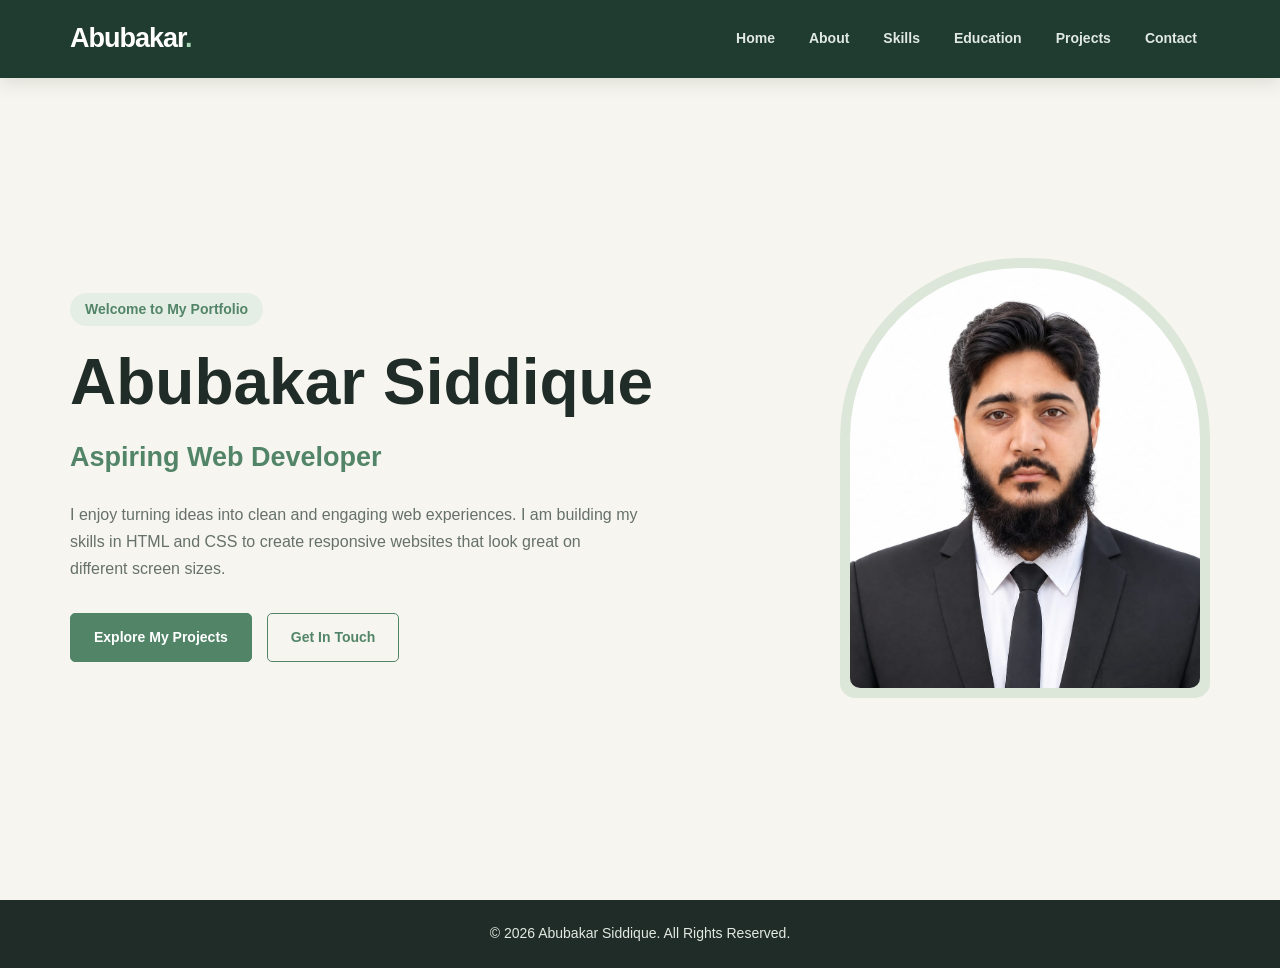
<file: index.html>
<!DOCTYPE html>
<html lang="en">
<head>
    <meta charset="UTF-8">
    <meta name="viewport" content="width=device-width, initial-scale=1.0">
    <title>Abubakar Siddique | Web Developer Portfolio</title>
    <link rel="stylesheet" href="style.css">
</head>
<body>
    <!-- Navigation Bar -->
    <header>
        <nav class="navbar">
            <div class="logo">
                <a href="index.html">Abubakar<span>.</span></a>
            </div>
            <ul class="nav-links">
                <li><a href="index.html">Home</a></li>
                <li><a href="about.html">About</a></li>
                <li><a href="skills.html">Skills</a></li>
                <li><a href="education.html">Education</a></li>
                <li><a href="projects.html">Projects</a></li>
                <li><a href="contact.html">Contact</a></li>
            </ul>
        </nav>
    </header>
    <!-- Home Section -->
    <main>
        <section class="hero" id="home">
            <div class="hero-container">
                <!-- Introduction -->
                <div class="hero-content">
                    <p class="hero-greeting">
                        Welcome to My Portfolio
                    </p>
                    <h1>Abubakar Siddique</h1>
                    <h2>Aspiring Web Developer</h2>
                    <p class="hero-description">
                        I enjoy turning ideas into clean and engaging
                        web experiences. I am building my skills in
                        HTML and CSS to create responsive websites
                        that look great on different screen sizes.
                    </p>
                    <!-- Call-to-Action Buttons -->
                    <div class="hero-buttons">

                        <a href="projects.html" class="btn primary-btn">
                            Explore My Projects
                        </a>
                        <a href="contact.html" class="btn secondary-btn">
                            Get In Touch
                       </a>
                    </div>
                </div>
                <!-- Profile Image -->
                <div class="hero-image">
                    <img
                        src="images/my_pic.jpeg"
                        alt="Profile photo of Abubakar Siddique"
                    >
                </div>
            </div>
        </section>
    </main>
    <!-- Footer -->
    <footer>
        <p>
            &copy; 2026 Abubakar Siddique. All Rights Reserved.
        </p>
    </footer>
</body>
</html>
</file>
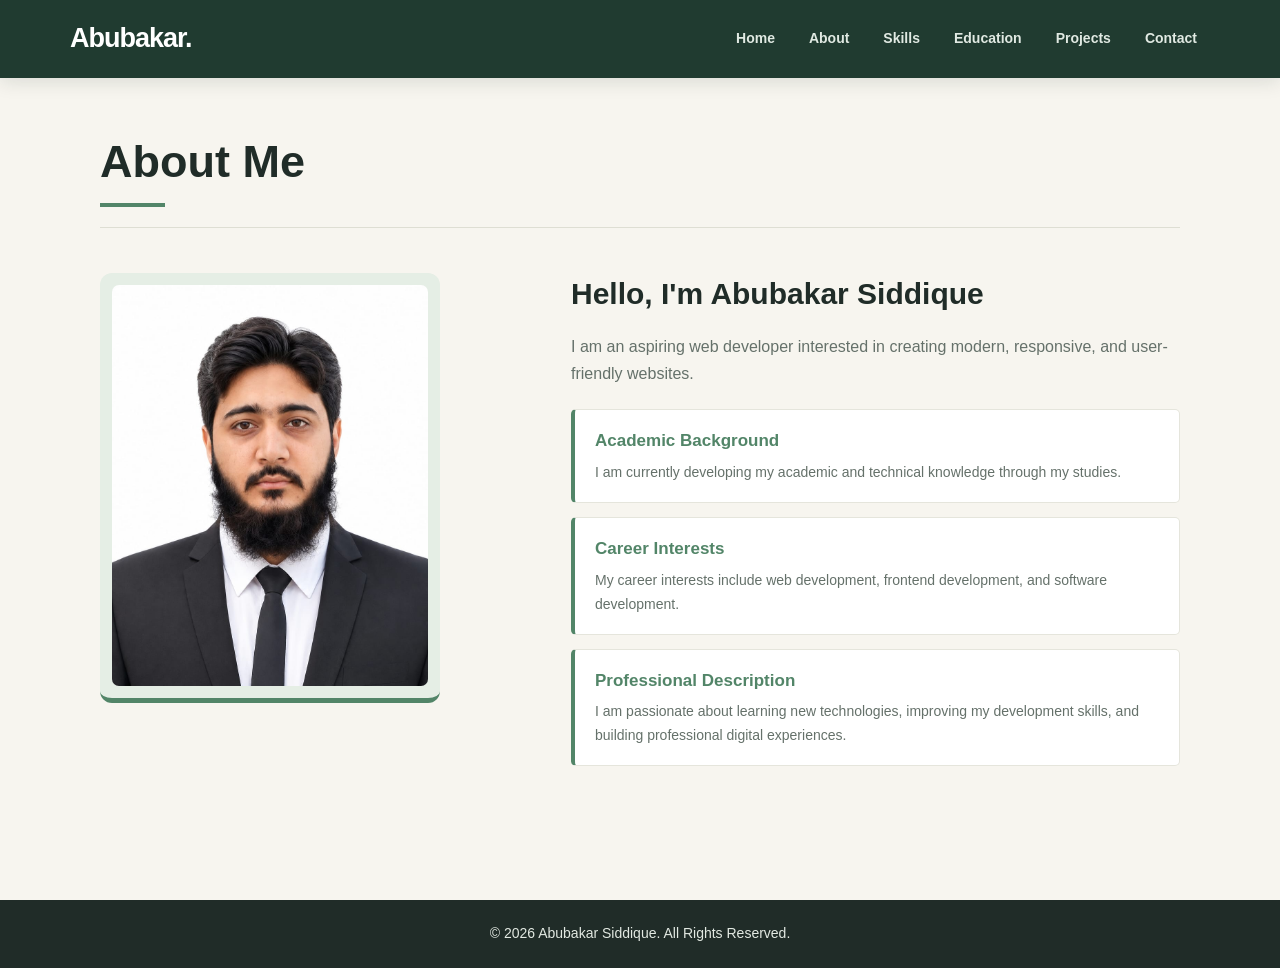
<file: about.html>
<!DOCTYPE html>
<html lang="en">
<head>
    <meta charset="UTF-8">
    <meta name="viewport" content="width=device-width, initial-scale=1.0">
    <title>About | Abubakar Siddique</title>
    <link rel="stylesheet" href="style.css">
</head>
<body>
    <!-- Navigation Bar -->
    <header>
        <nav class="navbar">
            <div class="logo">
                <a href="index.html">Abubakar.</a>
            </div>
            <ul class="nav-links">
                <li><a href="index.html">Home</a></li>
                <li><a href="about.html">About</a></li>
                <li><a href="skills.html">Skills</a></li>
                <li><a href="education.html">Education</a></li>
                <li><a href="projects.html">Projects</a></li>
                <li><a href="contact.html">Contact</a></li>
            </ul>
        </nav>
    </header>
    <!-- About Section -->
    <main>
        <section class="about">
            <!-- Section Heading -->
            <div class="section-title">
                <h1>About Me</h1>
            </div>
            <!-- About Content -->
            <div class="about-container">

                <!-- Profile Image -->
                <div class="about-image">
                    <img src="images/my_pic.jpeg" alt="Abubakar Siddique">
                </div>
                <!-- Personal Introduction -->
                <div class="about-content">

                    <h2>Hello, I'm Abubakar Siddique</h2>
                    <p>
                        I am an aspiring web developer interested in
                        creating modern, responsive, and user-friendly
                        websites.
                    </p>
                    <!-- Academic Background -->
                    <div class="about-info">
                        <h3>Academic Background</h3>
                        <p>
                            I am currently developing my academic and
                            technical knowledge through my studies.
                        </p>
                    </div>
                    <!-- Career Interests -->
                    <div class="about-info">
                        <h3>Career Interests</h3>
                        <p>
                            My career interests include web development,
                            frontend development, and software development.
                        </p>
                    </div>
                    <!-- Professional Description -->
                    <div class="about-info">
                        <h3>Professional Description</h3>
                        <p>
                            I am passionate about learning new technologies,
                            improving my development skills, and building
                            professional digital experiences.
                        </p>
                    </div>
                </div>
            </div>
        </section>
    </main>
    <!-- Footer -->
    <footer>
        <p>&copy; 2026 Abubakar Siddique. All Rights Reserved.</p>
    </footer>
</body>
</html>
</file>
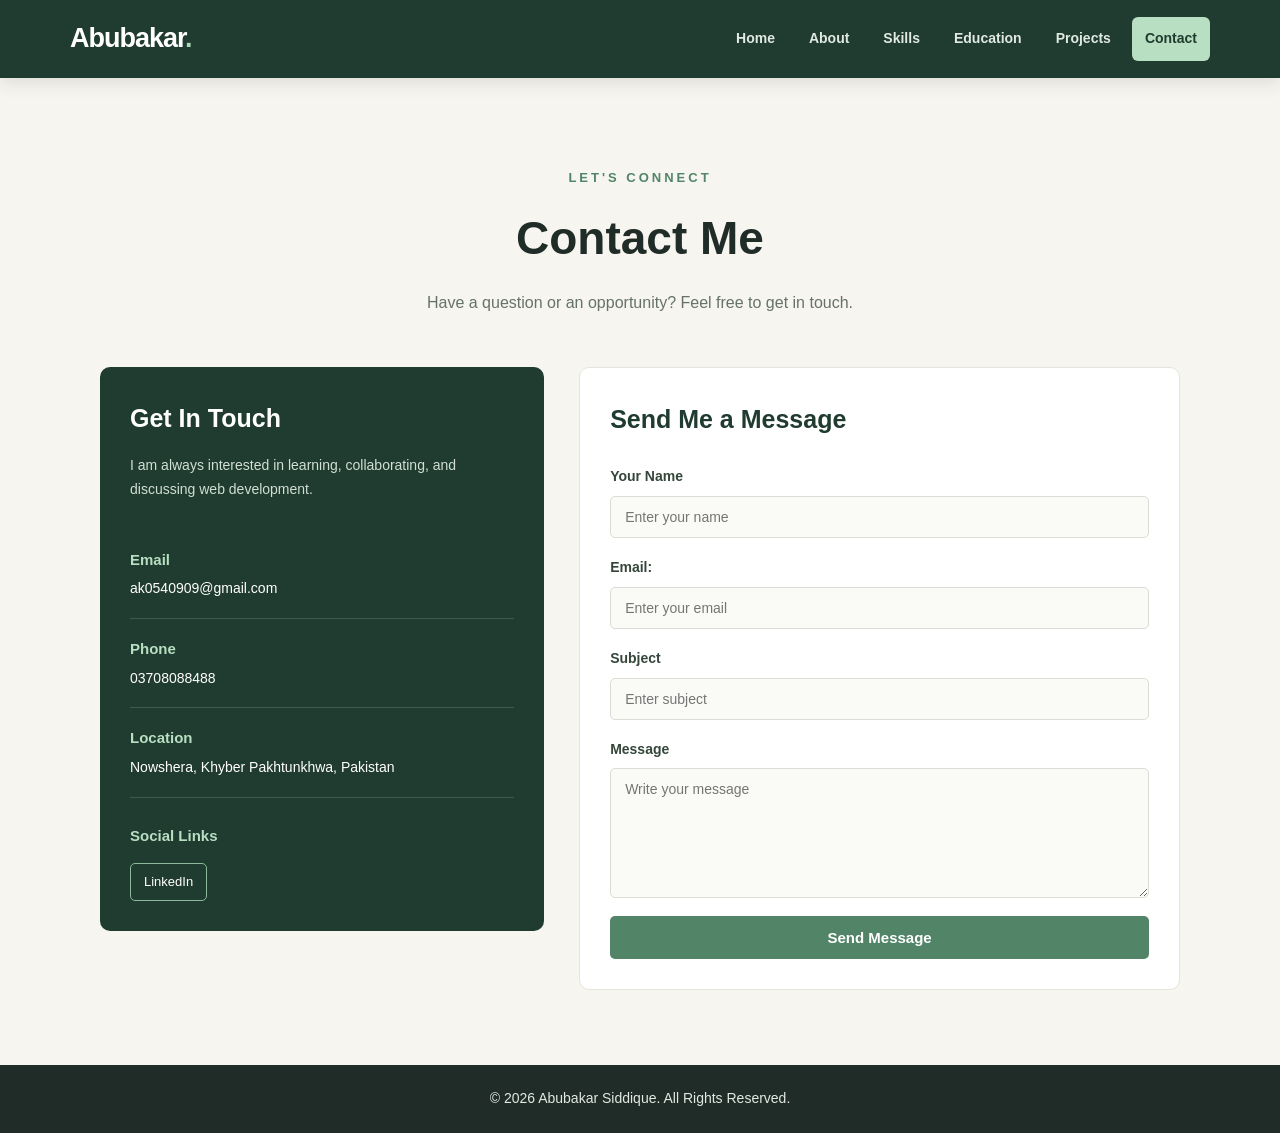
<file: contact.html>
HTML
<!DOCTYPE html>
<html lang="en">
<head>
    <meta charset="UTF-8">
    <meta name="viewport" content="width=device-width, initial-scale=1.0">
    <title>Contact | Abubakar Siddique</title>
    <link rel="stylesheet" href="style.css">
</head>
<body>
    <!-- Navigation Bar -->
    <header>
        <nav class="navbar">
            <div class="logo">
                <a href="index.html">Abubakar<span>.</span></a>
            </div>
            <ul class="nav-links">
                <li><a href="index.html">Home</a></li>
                <li><a href="about.html">About</a></li>
                <li><a href="skills.html">Skills</a></li>
                <li><a href="education.html">Education</a></li>
                <li><a href="projects.html">Projects</a></li>
                <li><a href="contact.html" class="active">Contact</a></li>
            </ul>
        </nav>
    </header>
    <!-- Contact Section -->
    <main>
        <section class="contact" id="contact">
            <!-- Page Heading -->
            <div class="contact-heading">
                <p class="contact-subtitle">LET'S CONNECT</p>
                <h1>Contact Me</h1>
                <p>
                    Have a question or an opportunity?
                    Feel free to get in touch.
                </p>
            </div>
            <!-- Contact Layout -->
            <div class="contact-container">
                <!-- Contact Information -->
                <div class="contact-info">
                    <h2>Get In Touch</h2>
                    <p class="contact-intro">
                        I am always interested in learning,
                        collaborating, and discussing web development.
                    </p>
                    <!-- Email -->
                    <div class="contact-item">
                        <h3>Email</h3>
                        <p>
                            <a href="mailto:ak0540909@gmail.com">
                                ak0540909@gmail.com
                            </a>
                        </p>
                    </div>
                    <!-- Phone -->
                    <div class="contact-item">
                        <h3>Phone</h3>
                        <p>03708088488</p>
                    </div>
                    <!-- Location -->
                    <div class="contact-item">
                        <h3>Location</h3>
                        <p>Nowshera, Khyber Pakhtunkhwa, Pakistan</p>
                    </div>
                    <!-- Social Links -->
                    <div class="contact-socials">
                        <h3>Social Links</h3>
                                 <a href="https://www.linkedin.com/in/abubakar-siddique-68715b388?utm_source=share_via&utm_content=profile&utm_medium=member_android"
                           target="_blank"
                           rel="noopener noreferrer">
                            LinkedIn
                        </a>
                    </div>
                </div>
                <!-- Contact Form -->
                <div class="contact-form-container">
                    <h2>Send Me a Message</h2>
                    <form class="contact-form"
                          action="#"
                          method="post">
                        <div class="form-group">
                            <label for="name">Your Name</label>
                            <input
                                type="text"
                                id="name"
                                name="name"
                                placeholder="Enter your name"
                                required
                            >
                        </div>
                        <div class="form-group">
                            <label for="email">Email:</label>
                            <input
                                type="email"
                                id="email"
                                name="email"
                                placeholder="Enter your email"
                                required
                            >
                        </div>
                        <div class="form-group">
                            <label for="subject">Subject</label>
                            <input
                                type="text"
                                id="subject"
                                name="subject"
                                placeholder="Enter subject"
                                required
                            >
                        </div>
                        <div class="form-group">
                            <label for="message">Message</label>
                            <textarea
                                id="message"
                                name="message"
                                rows="5"
                                placeholder="Write your message"
                                required
                            ></textarea>
                        </div>
                        <button type="submit" class="contact-btn">
                            Send Message
                        </button>
                    </form>
                </div>
            </div>
        </section>
    </main>
    <!-- Footer -->
    <footer>
        <p>&copy; 2026 Abubakar Siddique. All Rights Reserved.</p>
    </footer>
</body>
</html>
</file>
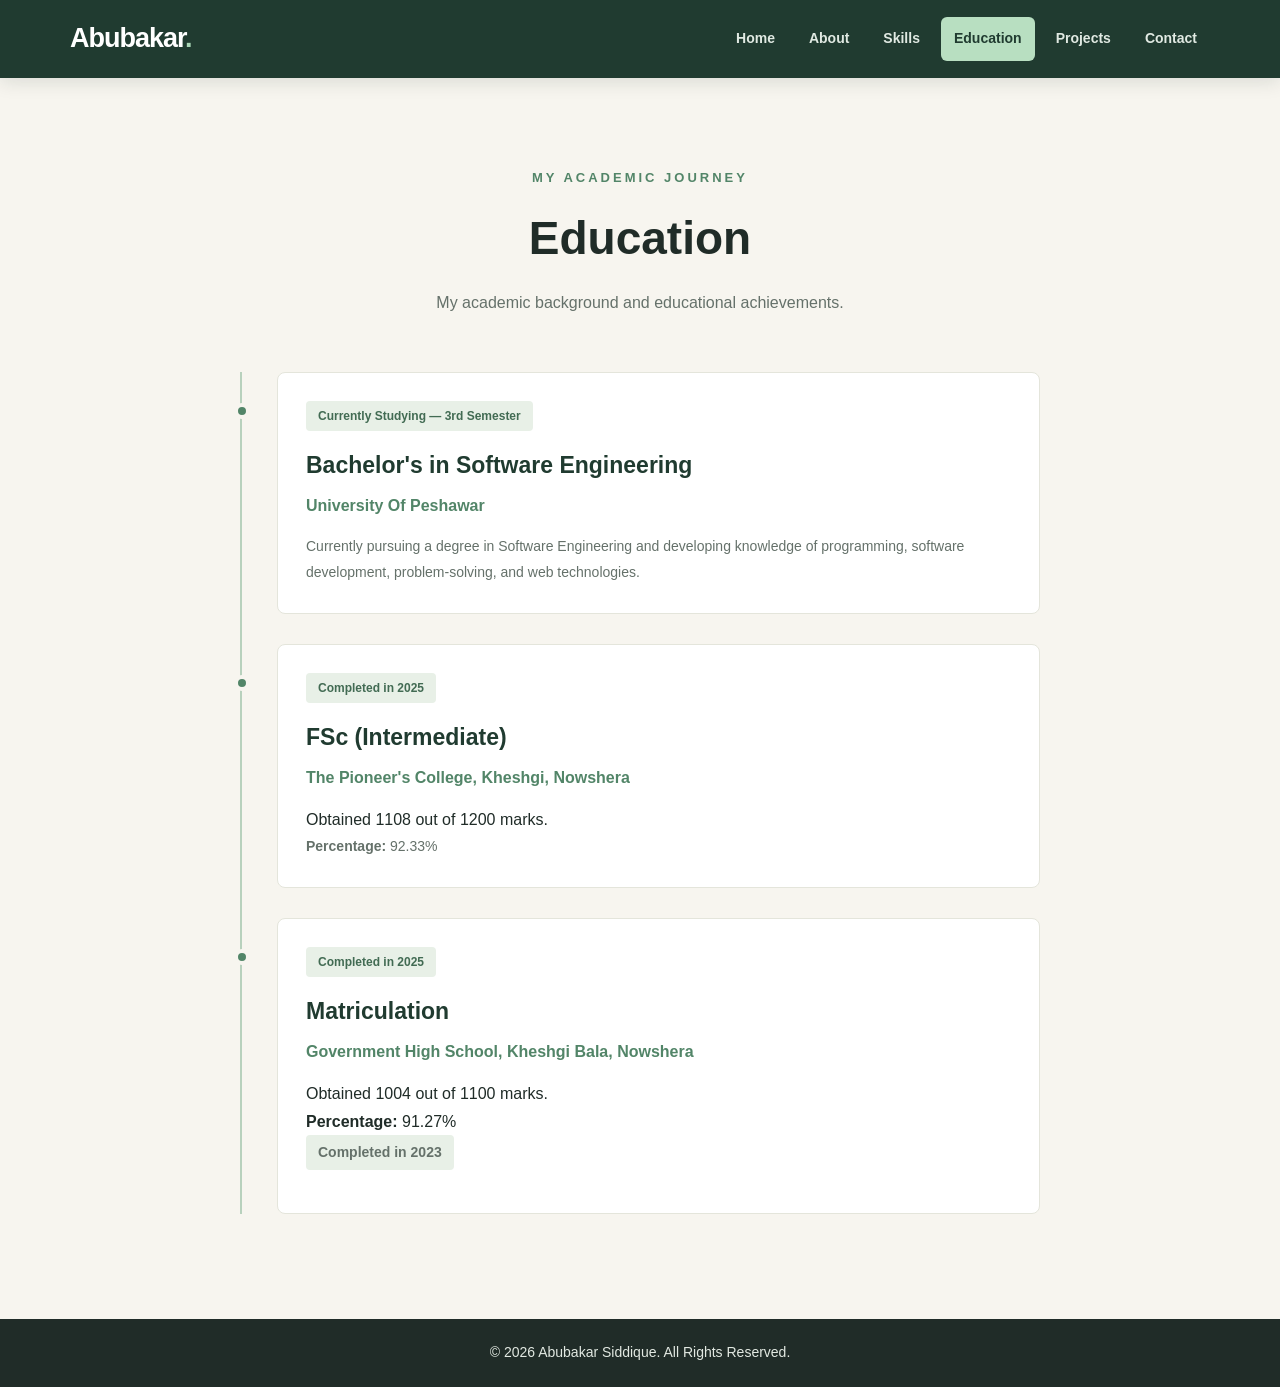
<file: education.html>
HTML
<!DOCTYPE html>
<html lang="en">
<head>
    <meta charset="UTF-8">
    <meta name="viewport" content="width=device-width, initial-scale=1.0">
    <title>Education | Abubakar Siddique</title>
    <link rel="stylesheet" href="style.css">
</head>
<body>
    <!-- Navigation Bar -->
    <header>
        <nav class="navbar">
            <div class="logo">
                <a href="index.html">Abubakar<span>.</span></a>
            </div>
            <ul class="nav-links">
                <li><a href="index.html">Home</a></li>
                <li><a href="about.html">About</a></li>
                <li><a href="skills.html">Skills</a></li>
                <li><a href="education.html" class="active">Education</a></li>
                <li><a href="projects.html">Projects</a></li>
                <li><a href="contact.html">Contact</a></li>
            </ul>
        </nav>
    </header>
    <!-- Education Section -->
<section class="education" id="education">
    <!-- Section Heading -->
    <div class="education-heading">
        <p class="education-subtitle">MY ACADEMIC JOURNEY</p>
        <h1>Education</h1>
        <p class="education-description">
            My academic background and educational achievements.
        </p>
    </div>
    <!-- Education Details -->
    <div class="education-container">
        <!-- Current Degree -->
        <article class="education-card">
            <div class="education-marker"></div>
            <div class="education-content">
                <p class="education-period">
                    Currently Studying — 3rd Semester
                </p>
                <h2>Bachelor's in Software Engineering</h2>
                <h3>University Of Peshawar</h3>
                <p>
                    Currently pursuing a degree in Software Engineering
                    and developing knowledge of programming, software
                    development, problem-solving, and web technologies.
                </p>
             </div>
        </article>
        <!-- FSc Education -->
        <article class="education-card">
            <div class="education-marker"></div>
            <div class="education-content">
                <p class="education-period">Completed in 2025</p>
                <h2>FSc (Intermediate)</h2>
                <h3>The Pioneer's College, Kheshgi, Nowshera</h3>
                <p> Obtained 1108 out of 1200 marks.                </p>
                <p>  <strong>Percentage:</strong> 92.33%           </p>
            </div>
        </article>
        <!-- Matric Education -->
        <article class="education-card">
            <div class="education-marker"></div>
            <div class="education-content">
                <p class="education-period">Completed in 2025</p>
                <h2>Matriculation</h2>
                <h3>Government High School, Kheshgi Bala, Nowshera</h3>
                <p>   Obtained 1004 out of 1100 marks.</p>
                <p><strong>Percentage:</strong> 91.27%
                </p>
                <p class="education-period">Completed in 2023</p>
            </div>
        </article>
    </div>
</section>
    <!-- Footer -->
    <footer>
        <p>&copy; 2026 Abubakar Siddique. All Rights Reserved.</p>
    </footer>
</body>
</html>
</file>
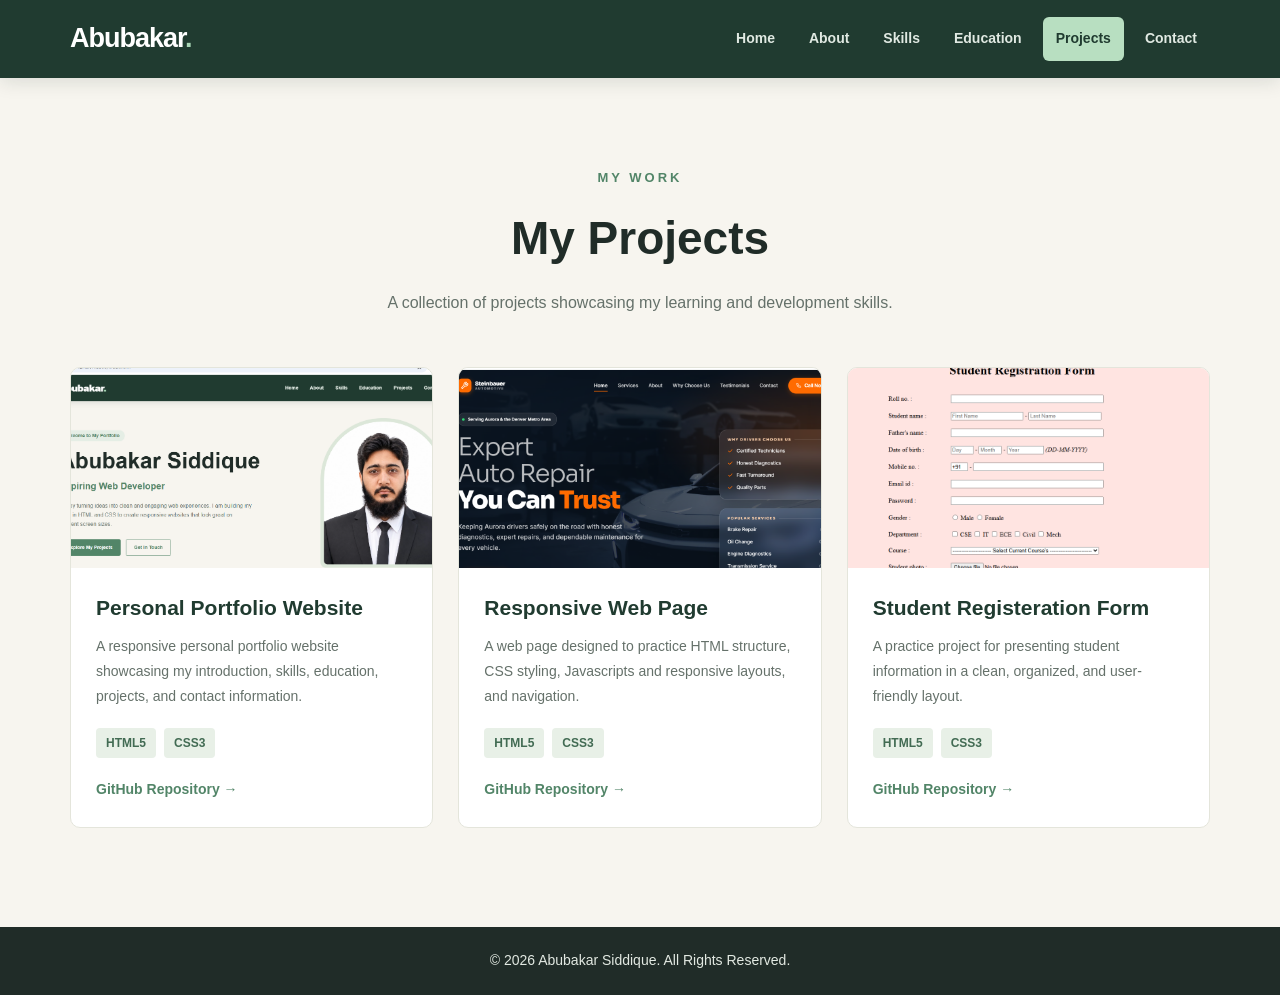
<file: projects.html>
HTML
<!DOCTYPE html>
<html lang="en">

<head>
    <meta charset="UTF-8">
    <meta name="viewport" content="width=device-width, initial-scale=1.0">

    <title>Projects | Abubakar Siddique</title>

    <link rel="stylesheet" href="style.css">
</head>

<body>

    <!-- Navigation Bar -->
    <header>
        <nav class="navbar">

            <div class="logo">
                <a href="index.html">Abubakar<span>.</span></a>
            </div>

            <ul class="nav-links">
                <li><a href="index.html">Home</a></li>
                <li><a href="about.html">About</a></li>
                <li><a href="skills.html">Skills</a></li>
                <li><a href="education.html">Education</a></li>
                <li><a href="projects.html" class="active">Projects</a></li>
                <li><a href="contact.html">Contact</a></li>
            </ul>

        </nav>
    </header>

    <!-- Projects Section -->
    <main>

        <section class="projects" id="projects">

            <!-- Section Heading -->
            <div class="projects-heading">
                <p class="projects-subtitle">MY WORK</p>
                <h1>My Projects</h1>
                <p class="projects-description">
                    A collection of projects showcasing my learning
                    and development skills.
                </p>
            </div>

            <!-- Project Cards -->
            <div class="projects-container">

                <!-- Project 1 -->
                <article class="project-card">

                    <div class="project-image">
                        <img src="images/port.png"
                             alt="Personal portfolio website preview">
                    </div>

                    <div class="project-content">

                        <h2>Personal Portfolio Website</h2>

                        <p>
                            A responsive personal portfolio website
                            showcasing my introduction, skills,
                            education, projects, and contact information.
                        </p>

                        <div class="project-technologies">
                            <span>HTML5</span>
                            <span>CSS3</span>
                        </div>

                        <a href="#" class="project-link">
                            GitHub Repository &rarr;
                        </a>

                    </div>

                </article>

                <!-- Project 2 -->
                <article class="project-card">

                    <div class="project-image">
                        <img src="images/Steinbauer.png"
                             alt="Web page design project preview">
                    </div>

                    <div class="project-content">

                        <h2>Responsive Web Page</h2>

                        <p>
                            A web page designed to practice HTML structure,
                            CSS styling, Javascripts and responsive layouts, and navigation.
                        </p>

                        <div class="project-technologies">
                            <span>HTML5</span>
                            <span>CSS3</span>
                        </div>

                        <a href="#" class="project-link">
                            GitHub Repository &rarr;
                        </a>

                    </div>

                </article>

                <!-- Project 3 -->
                <article class="project-card">

                    <div class="project-image">
                        <img src="images/reg_form.png"
                             alt="Student project preview">
                    </div>

                    <div class="project-content">

                        <h2>Student Registeration Form</h2>

                        <p>
                            A practice project for presenting student
                            information in a clean, organized, and
                            user-friendly layout.
                        </p>

                        <div class="project-technologies">
                            <span>HTML5</span>
                            <span>CSS3</span>
                        </div>

                        <a href="#" class="project-link">
                            GitHub Repository &rarr;
                        </a>

                    </div>

                </article>

            </div>

        </section>

    </main>

    <!-- Footer -->
    <footer>
        <p>&copy; 2026 Abubakar Siddique. All Rights Reserved.</p>
    </footer>

</body>

</html>
</file>
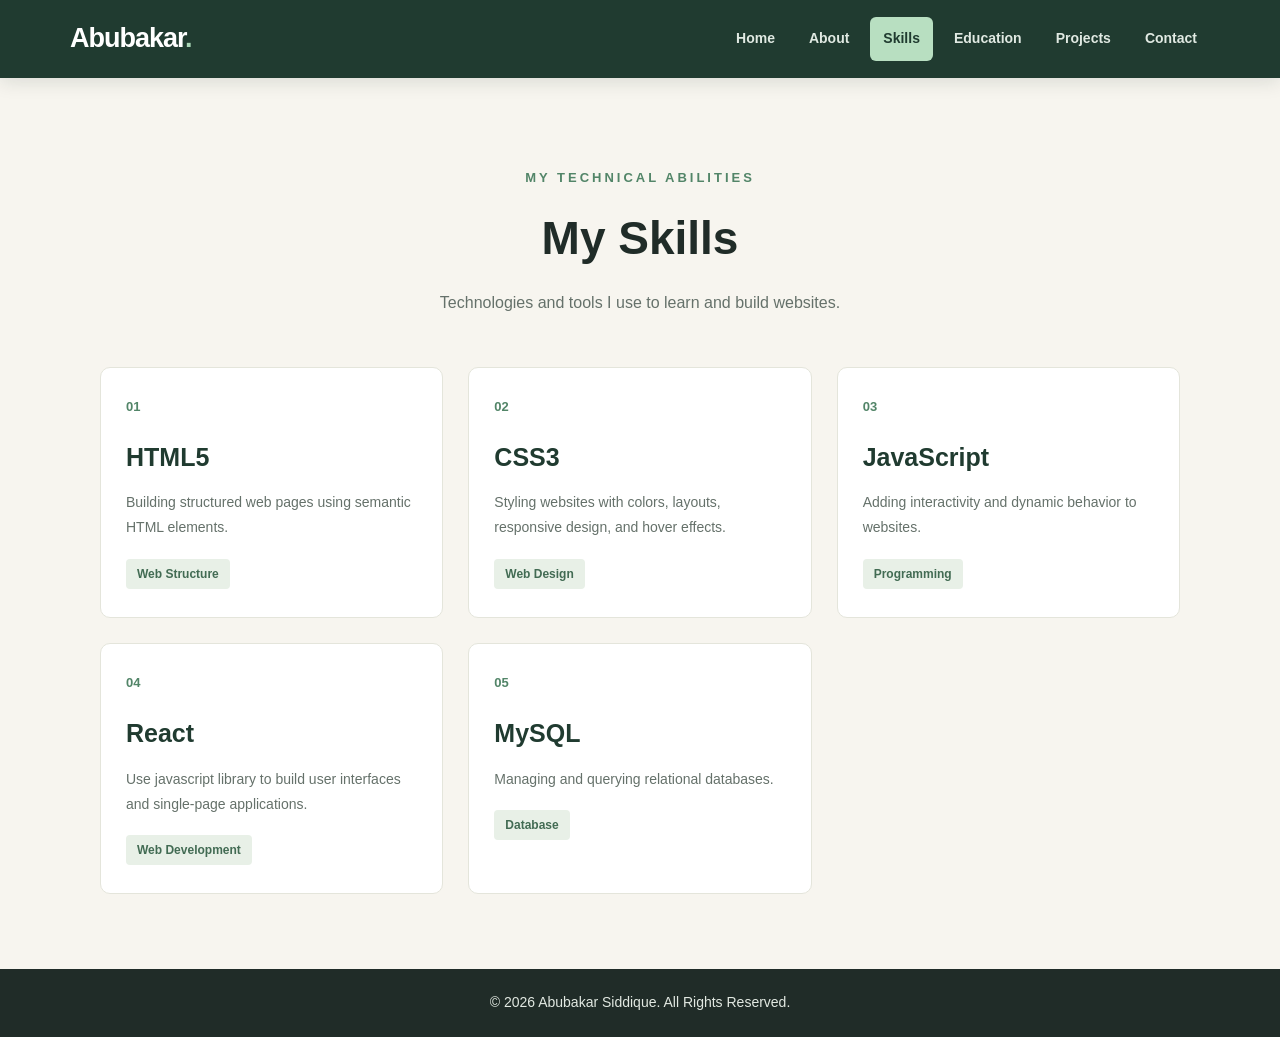
<file: skills.html>
HTML
<!DOCTYPE html>
<html lang="en">
<head>
    <meta charset="UTF-8">
    <meta name="viewport" content="width=device-width, initial-scale=1.0">
 <title>Skills | Abubakar Siddique</title>
    <link rel="stylesheet" href="style.css">
</head>
<body>
    <!-- Navigation Bar -->
    <header>
        <nav class="navbar">
            <div class="logo">
                <a href="index.html">Abubakar<span>.</span></a>
            </div>
            <ul class="nav-links">
                <li><a href="index.html">Home</a></li>
                <li><a href="about.html">About</a></li>
                <li><a href="skills.html" class="active">Skills</a></li>
                <li><a href="education.html">Education</a></li>
                <li><a href="projects.html">Projects</a></li>
                <li><a href="contact.html">Contact</a></li>
            </ul>
        </nav>
    </header>
    <!-- Skills Section -->
    <main>
        <section class="skills" id="skills">
            <!-- Page Heading -->
            <div class="skills-heading">
                <p class="skills-subtitle">MY TECHNICAL ABILITIES</p>
                <h1>My Skills</h1>
                <p class="skills-description">
                    Technologies and tools I use to learn and build websites.
                </p>
            </div>
            <!-- Skills Cards -->
            <div class="skills-container">

                <article class="skill-card">
                    <div class="skill-number">01</div>
                    <h2>HTML5</h2>
                    <p>
                        Building structured web pages using semantic
                        HTML elements.
                    </p>
                    <span class="skill-category">Web Structure</span>
                </article>

                <article class="skill-card">
                    <div class="skill-number">02</div>
                    <h2>CSS3</h2>
                    <p>
                        Styling websites with colors, layouts,
                        responsive design, and hover effects.
                    </p>
                    <span class="skill-category">Web Design</span>
                </article>

                <article class="skill-card">
                    <div class="skill-number">03</div>
                    <h2>JavaScript</h2>
                    <p>
                        Adding interactivity and dynamic behavior to websites.
                    </p>
                    <span class="skill-category">Programming</span>
                </article>

                <article class="skill-card">
                    <div class="skill-number">04</div>
                    <h2>React</h2>
                    <p>
                        Use javascript library to build user interfaces and single-page applications.
                    </p>
                    <span class="skill-category">Web Development</span>
                </article>

                <article class="skill-card">
                    <div class="skill-number">05</div>
                    <h2>MySQL</h2>
                    <p>
                        Managing and querying relational databases.
                    </p>
                    <span class="skill-category">Database</span>
                </article>
                <!-- Add more skills here when applicable -->
            </div>
        </section>
    </main>
    <!-- Footer -->
    <footer>
        <p>&copy; 2026 Abubakar Siddique. All Rights Reserved.</p>
    </footer>
</body>
</html>
</file>
<file: style.css>
/* styling for the entire page */
* {
    margin: 0;
    padding: 0;
    box-sizing: border-box;
}
html {
    scroll-behavior: smooth;
}
body {
    font-family: Arial, Helvetica, sans-serif;
    background-color: #f7f5ef;
    color: #202c28;
    line-height: 1.7;
}
img {
    max-width: 100%;
}
/*Navigation bar styling*/

header {
    width: 100%;
    position: fixed;
    top: 0;
    left: 0;
    z-index: 1000;
    background-color: #203b30;
    box-shadow: 0 4px 18px rgba(20, 40, 30, 0.12);
}
.navbar {
    max-width: 1200px;
    min-height: 78px;
    margin: auto;
    padding: 14px 30px;
    display: flex;
    justify-content: space-between;
    align-items: center;
    gap: 25px;
}
/* Logo */
.logo a {
    color: #ffffff;
    text-decoration: none;
    font-size: 27px;
    font-weight: 800;
    letter-spacing: -1px;
    white-space: nowrap;
}

.logo a span {
    color: #a8d5b5;
}
/* Navigation Links */
.nav-links {
    display: flex;
    align-items: center;
    justify-content: center;
    gap: 8px;

    list-style: none;
}
.nav-links li a {
    display: block;
    padding: 10px 13px;

    color: #e0e9e2;
    text-decoration: none;
    font-size: 14px;
    font-weight: 600;
    border-radius: 6px;

    transition: background-color 0.3s ease,
                color 0.3s ease,
                transform 0.3s ease;
}
/* Hover Effect */
.nav-links li a:hover {
    color: #ffffff;
    background-color: #426b53;
    transform: translateY(-2px);
}
/* Active Page */

.nav-links li a.active {
    color: #203b30;
    background-color: #b8dfc1;
}
/* ========================================
   NAVBAR RESPONSIVE DESIGN
======================================== */
@media (max-width: 900px) {
    .navbar {
        padding: 14px 20px;
        gap: 12px;
    }
    .nav-links {
        gap: 3px;
    }
    .nav-links li a {
        padding: 9px 8px;
        font-size: 12px;
    }
    .logo a {
        font-size: 23px;
    }
}
@media (max-width: 700px) {
    .navbar {
        min-height: auto;
        padding: 12px 15px;
        justify-content: center;
    }
    .logo {
        display: none;
    }
    .nav-links {
        flex-wrap: wrap;
        justify-content: center;
        gap: 5px;
    }
    .nav-links li a {
        padding: 7px 10px;
       font-size: 12px;
    }
}
@media (max-width: 380px) {
    .nav-links {
        gap: 4px;
    }
    .nav-links li a {
        padding: 6px 7px;
        font-size: 11px;
    }
}
/* ========================================
   HOME PAGE
======================================== */
.hero {
    min-height: 100vh;
    padding: 125px 30px 70px;
    display: flex;
    align-items: center;
}
.hero-container {
    width: 100%;
    max-width: 1140px;
    margin: auto;
    display: grid;
    grid-template-columns: 1.2fr 0.8fr;
    align-items: center;
    gap: 70px;
}
/* Home Introduction */
.hero-content {
    max-width: 650px;
}
.hero-greeting {
    display: inline-block;
    color: #528568;
    background-color: #e5eee5;
    padding: 5px 15px;
    border-radius: 30px;
    font-size: 14px;
    font-weight: 700;
    margin-bottom: 20px;
}
.hero-content h1 {
    color: #202c28;
    font-size: clamp(40px, 5vw, 65px);
    line-height: 1.15;
    margin-bottom: 15px;
    overflow-wrap: anywhere;
}
.hero-content h2 {
    color: #528568;
    font-size: 27px;
    font-weight: 600;
    margin-bottom: 20px;
}
.hero-description {
    max-width: 570px;
    color: #65716a;
    font-size: 16px;
    margin-bottom: 30px;
}
/* Home Buttons */

.hero-buttons {
    display: flex;
    flex-wrap: wrap;
    gap: 15px;}
.btn {
    display: inline-block;
    padding: 12px 23px;
    border-radius: 5px;
    text-decoration: none;
    font-size: 14px;
    font-weight: 700;
    transition: all 0.3s ease;
}
.primary-btn {
    background-color: #528568;
    color: #ffffff;
    border: 1px solid #528568;
}
.primary-btn:hover {
    background-color: #3d6d52;
    transform: translateY(-3px);
}
.secondary-btn {
    color: #528568;
    border: 1px solid #528568;
}
.secondary-btn:hover {
    background-color: #e5eee5;
    transform: translateY(-3px);
}
/* Home Profile Image */
.hero-image {
    width: 100%;
    max-width: 370px;
    height: 440px;
    justify-self: end;
    padding: 10px;
    background-color: #dce7d9;
    border-radius: 180px 180px 15px 15px;
    overflow: hidden;
    transition: transform 0.4s ease;
}
.hero-image:hover {
    transform: translateY(-6px);
}
.hero-image img {
    width: 100%;
    height: 100%;
    display: block;
    object-fit: cover;
    object-position: center top;
    border-radius: 170px 170px 10px 10px;
}
/* ========================================
   FOOTER
======================================== */
footer {
    padding: 22px 20px;
    text-align: center;
    background-color: #202c28;
    color: #e2e9e2;
    font-size: 14px;
}
/* ========================================
   ABOUT PAGE
======================================== */
.about {
    max-width: 1140px;
    min-height: 100vh;
    margin: auto;
    padding: 135px 30px 75px;
}
/* About Heading */
.section-title {
    margin-bottom: 45px;
    padding-bottom: 20px;
    border-bottom: 1px solid #deded3;
}
.section-title h1 {
    color: #202c28;
    font-size: 45px;
    line-height: 1.2;
}
.section-title h1::after {
    content: "";
    display: block;
    width: 65px;
    height: 4px;
    margin-top: 14px;
    background-color: #528568;
}
/* About Layout */
.about-container {
    display: grid;
    grid-template-columns: 0.8fr 1.2fr;
    align-items: start;
    gap: 65px;
}


/* About Image */

.about-image {
    width: 100%;
    max-width: 340px;
    height: 430px;

    padding: 12px;
    background-color: #e5eee5;

    border-radius: 12px;
    border-bottom: 5px solid #528568;

    transition: transform 0.3s ease;
}

.about-image:hover {
    transform: translateY(-5px);
}

.about-image img {
    display: block;
    width: 100%;
    height: 100%;

    object-fit: cover;
    object-position: center top;

    border-radius: 7px;
}
/* About Text */
.about-content h2 {
    color: #202c28;
    font-size: 30px;
    line-height: 1.4;
    margin-bottom: 18px;
}
.about-content > p {
    color: #65716a;
    font-size: 16px;
    margin-bottom: 22px;
}
/* About Information Cards */
.about-info {
    padding: 17px 20px;
    margin-bottom: 14px;

    background-color: #ffffff;
    border: 1px solid #e5e5dc;
    border-left: 4px solid #528568;
    border-radius: 5px;
    transition: transform 0.3s ease,
                box-shadow 0.3s ease;
}
.about-info:hover {
    transform: translateX(5px);
    box-shadow: 0 5px 18px rgba(32, 44, 40, 0.07);
}
.about-info h3 {
    color: #528568;
    font-size: 17px;
    margin-bottom: 5px;
}
.about-info p {
    color: #65716a;
    font-size: 14px;
}
/* ========================================
   TABLET RESPONSIVE DESIGN
======================================== */

@media (max-width: 900px) {

    .navbar {
        padding: 16px 22px;
    }

    .nav-links {
        gap: 15px;
    }

    .hero-container {
        gap: 35px;
    }

    .hero-image {
        height: 360px;
    }

    .about-container {
        gap: 35px;
    }

    .about-image {
        height: 360px;
    }
}

/* ========================================
   MOBILE RESPONSIVE DESIGN
======================================== */

@media (max-width: 700px) {
    /* Navigation */
    .navbar {
        justify-content: center;
        padding: 12px 15px;
    }
    .logo {
        display: none;
    }
    .nav-links {
        justify-content: center;
        gap: 8px 16px;
    }
    .nav-links a {
        font-size: 12px;
    }
    /* Home */
    .hero {
        padding: 120px 22px 50px;
    }
    .hero-container {
        grid-template-columns: 1fr;
        text-align: center;
        gap: 35px;
    }
    .hero-content {
        margin: auto;
    }
    .hero-content h2 {
        font-size: 23px;
    }
    .hero-description {
        margin-left: auto;
        margin-right: auto;
        font-size: 15px;
    }

    .hero-buttons {
        justify-content: center;
    }

    .hero-image {
        width: 260px;
        height: 310px;
        justify-self: center;
        grid-row: 1;
    }
    /* About */
    .about {
        padding: 120px 22px 50px;
    }
    .section-title {
        margin-bottom: 30px;
    }
    .section-title h1 {
        font-size: 36px;
    }
    .about-container {
        grid-template-columns: 1fr;
        gap: 30px;
    }
    .about-image {
        width: 240px;
        height: 300px;
        justify-self: center;
        margin: auto;
    }
    .about-content h2 {
        font-size: 25px;
    }
    .about-content > p {
        font-size: 15px;
    }
}
/* ========================================
   SMALL MOBILE DEVICES
======================================== */
@media (max-width: 380px) {

    .nav-links {
        gap: 6px 11px;
    }
      .hero-content h1 {
        font-size: 36px;
    }
    .hero-image {
        width: 220px;
        height: 270px;
    }
    .hero-buttons {
        flex-direction: column;
        align-items: center;
    }
    .btn {
        width: 210px;
        text-align: center;
    }
    .about-image {
        width: 210px;
        height: 270px;
    }
}
/* ========================================
   ABOUT PAGE RESPONSIVE DESIGN
======================================== */
@media (max-width: 900px) {
    .about-container {
        grid-template-columns: 1fr;
        text-align: center;
    }
    .about-content {
        max-width: 700px;
        margin: auto;
    }
    .about-info {
        text-align: left;
    }
    .about-image img {
        width: 280px;
        height: 280px;
    }
}
@media (max-width: 700px) {
    .about {
        padding: 130px 20px 50px;
    }
    .section-title h1 {
        font-size: 38px;
    }
    .about-image img {
        width: 230px;
        height: 230px;
    }
   .about-content h2 {
        font-size: 26px;
    }
    .about-content > p {
        font-size: 15px;
    }
}
/* ========================================
   SKILLS PAGE
======================================== */

.skills {
    max-width: 1140px;
    min-height: 100vh;
    margin: auto;
    padding: 140px 30px 75px;
}
/* Skills Heading */
.skills-heading {
    text-align: center;
    margin-bottom: 50px;
}
.skills-subtitle {
    color: #528568;
    font-size: 13px;
    font-weight: 800;
    letter-spacing: 3px;
    margin-bottom: 10px;
}
.skills-heading h1 {
    color: #202c28;
    font-size: 46px;
    margin-bottom: 12px;
}
.skills-description {
    color: #65716a;
    font-size: 16px;
}
/* Skills Grid */
.skills-container {
    display: grid;
    grid-template-columns: repeat(3, minmax(0, 1fr));
    gap: 25px;
}
/* Individual Skill Card */
.skill-card {
    position: relative;
    overflow: hidden;
    min-height: 235px;
    padding: 28px 25px;
    background-color: #ffffff;
    border: 1px solid #e4e5db;
    border-radius: 10px;
    transition: transform 0.3s ease,
                box-shadow 0.3s ease,
                border-color 0.3s ease;
}

.skill-card::before {
    content: "";
    position: absolute;
    top: 0;
    left: 0;
    width: 100%;
    height: 4px;
    background-color: #528568;
    transform: scaleX(0);
    transform-origin: left;
    transition: transform 0.3s ease;
}
.skill-card:hover {
    transform: translateY(-7px);
    border-color: #b8d1bd;
    box-shadow: 0 12px 28px rgba(32, 59, 48, 0.09);
}
.skill-card:hover::before {
    transform: scaleX(1);
}
/* Card Number */
.skill-number {
    color: #528568;
    font-size: 13px;
    font-weight: 800;
    margin-bottom: 18px;
}
/* Card Content */

.skill-card h2 {
    color: #203b30;
    font-size: 25px;
    margin-bottom: 12px;
}
.skill-card p {
    color: #65716a;
    font-size: 14px;
    line-height: 1.8;
    margin-bottom: 18px;
}
/* Skill Category */

.skill-category {
    display: inline-block;
    padding: 5px 11px;
    color: #426b53;
    background-color: #e8f0e7;
    border-radius: 4px;
    font-size: 12px;
    font-weight: 700;
}
/* ========================================
   SKILLS RESPONSIVE DESIGN
======================================== */
@media (max-width: 900px) {
    .skills-container {
        grid-template-columns: repeat(2, minmax(0, 1fr));
        gap: 20px;
    }
}
@media (max-width: 700px) {
    .skills {
        padding: 125px 20px 50px;
    }
    .skills-heading {
        margin-bottom: 35px;
    }
    .skills-heading h1 {
        font-size: 36px;
    }
    .skills-description {
        font-size: 14px;
    }
    .skills-container {
        grid-template-columns: 1fr;
        gap: 18px;
    }
    .skill-card {
        min-height: auto;
        padding: 25px 22px;
    }
}/* ========================================
   EDUCATION PAGE
======================================== */
.education {
    max-width: 1000px;
    min-height: 100vh;
    margin: auto;
    padding: 140px 30px 75px;
}
/* Education Heading */
.education-heading {
    text-align: center;
    margin-bottom: 55px;
}
.education-subtitle {
    color: #528568;
    font-size: 13px;
    font-weight: 800;
    letter-spacing: 3px;
    margin-bottom: 10px;
}
.education-heading h1 {
    color: #202c28;
    font-size: 46px;
    margin-bottom: 12px;
}
.education-description {
    color: #65716a;
    font-size: 16px;
}
/* Education Timeline Container */
.education-container {
    position: relative;
    max-width: 800px;
    margin: auto;
    padding-left: 35px;
    border-left: 2px solid #b8d1bd;
}
/* Education Card */
.education-card {
    position: relative;
    margin-bottom: 30px;
    padding: 28px;
    background-color: #ffffff;
    border: 1px solid #e4e5db;
    border-radius: 8px;
    transition: transform 0.3s ease,
                box-shadow 0.3s ease,
                border-color 0.3s ease;
}
.education-card:hover {
    transform: translateY(-5px);
    border-color: #b8d1bd;
    box-shadow: 0 10px 25px rgba(32, 59, 48, 0.08);
}
/* Timeline Marker */
.education-marker {
    position: absolute;
    top: 30px;
    left: -44px;

    width: 16px;
    height: 16px;
    background-color: #528568;
    border: 4px solid #f7f5ef;
    border-radius: 50%;
}
/* Study Period */
.education-period {
    display: inline-block;
    color: #426b53;
    background-color: #e8f0e7;
    padding: 5px 12px;
    margin-bottom: 15px;
    border-radius: 4px;
    font-size: 12px;
    font-weight: 700;
}
/* education Details */
.education-content h2 {
    color: #203b30;
    font-size: 23px;
    margin-bottom: 7px;
}
.education-content h3 {
    color: #528568;
    font-size: 16px;
    font-weight: 600;
    margin-bottom: 15px;
}
.education-content > p:last-child {
    color: #65716a;
    font-size: 14px;
    line-height: 1.8;
}
/* ========================================
   EDUCATION RESPONSIVE DESIGN
======================================== */

@media (max-width: 700px) {
 .education {
        padding: 125px 20px 50px;
    }
    .education-heading {
        margin-bottom: 35px;
    }
    .education-heading h1 {
        font-size: 36px;
    }
    .education-description {
        font-size: 14px;
    }
    .education-container {
        padding-left: 25px;
    }
    .education-marker {
        left: -34px;
    }
    .education-card {
        padding: 22px 18px;
    }
    .education-content h2 {
        font-size: 20px;
    }
    .education-content h3 {
        font-size: 15px;
    }
}
/* ========================================
   PROJECTS PAGE
======================================== */
.projects {
    max-width: 1200px;
    min-height: 100vh;
    margin: auto;
    padding: 140px 30px 75px;
}

/* Projects Heading */
.projects-heading {
    text-align: center;
    margin-bottom: 50px;
}
.projects-subtitle {
    color: #528568;
    font-size: 13px;
    font-weight: 800;
    letter-spacing: 3px;
    margin-bottom: 10px;
}
.projects-heading h1 {
    color: #202c28;
    font-size: 46px;
    margin-bottom: 12px;
}
.projects-description {
    color: #65716a;
    font-size: 16px;
}
/* Projects Grid */
.projects-container {
    display: grid;
    grid-template-columns: repeat(3, minmax(0, 1fr));
    gap: 25px;
    align-items: stretch;
}
/* Project Card */
.project-card {
    overflow: hidden;
    display: flex;
    flex-direction: column;
    background-color: #ffffff;
    border: 1px solid #e4e5db;
    border-radius: 10px;
    transition: transform 0.3s ease,
                box-shadow 0.3s ease,
                border-color 0.3s ease;
}
.project-card:hover {
    transform: translateY(-7px);
    border-color: #b8d1bd;
    box-shadow: 0 12px 28px rgba(32, 59, 48, 0.09);
}
/* Project Image */
.project-image {
    width: 100%;
    height: 200px;
    overflow: hidden;
    background-color: #e5eee5;
}
.project-image img {
    width: 100%;
    height: 100%;
    display: block;
    object-fit: cover;
    transition: transform 0.4s ease;
}
.project-card:hover .project-image img {
    transform: scale(1.05);
}
/* Project Content */
.project-content {
    flex: 1;
    display: flex;
    flex-direction: column;
    align-items: flex-start;
    padding: 25px;
}
.project-content h2 {
    color: #203b30;
    font-size: 21px;
    line-height: 1.4;
    margin-bottom: 12px;
}
.project-content p {
    color: #65716a;
    font-size: 14px;
    line-height: 1.8;
    margin-bottom: 18px;
}
/* Technologies */
.project-technologies {
    display: flex;
    flex-wrap: wrap;
    gap: 8px;
    margin-bottom: 20px;
}
.project-technologies span {
    padding: 5px 10px;
    color: #426b53;
    background-color: #e8f0e7;
    border-radius: 4px;
    font-size: 12px;
    font-weight: 700;
}
/* Project Link */
.project-link {
    margin-top: auto;
    color: #528568;
    font-size: 14px;
    font-weight: 700;
    text-decoration: none;
    transition: color 0.3s ease;
}
.project-link:hover {
    color: #203b30;
    text-decoration: underline;
}
/* ========================================
   PROJECTS RESPONSIVE DESIGN
======================================== */
@media (max-width: 950px) {
    .projects-container {
        grid-template-columns: repeat(2, minmax(0, 1fr));
    }
}
@media (max-width: 700px) {
    .projects {
        padding: 125px 20px 50px;
    }
    .projects-heading {
        margin-bottom: 35px;
    }
    .projects-heading h1 {
        font-size: 36px;
    }
    .projects-description {
        font-size: 14px;
    }
    .projects-container {
        grid-template-columns: 1fr;
        gap: 22px;
    }
    .project-image {
        height: 210px;
    }
    .project-content {
        padding: 22px;
    }
}
/* ========================================
   CONTACT PAGE
======================================== */
.contact {
    max-width: 1140px;
    min-height: 100vh;
    margin: auto;
    padding: 140px 30px 75px;
}
/* Contact Heading */
.contact-heading {
    text-align: center;
    margin-bottom: 50px;
}
.contact-subtitle {
    color: #528568;
    font-size: 13px;
    font-weight: 800;
    letter-spacing: 3px;
    margin-bottom: 10px;
}
.contact-heading h1 {
    color: #202c28;
    font-size: 46px;
    margin-bottom: 12px;
}
.contact-heading > p:last-child {
    color: #65716a;
    font-size: 16px;
}
/* Contact Layout */
.contact-container {
    display: grid;
    grid-template-columns: 0.85fr 1.15fr;
    gap: 35px;
    align-items: start;
}

/* Contact Information */
.contact-info {
    padding: 30px;
    background-color: #203b30;
    border-radius: 10px;
    color: #ffffff;
}
.contact-info h2,
.contact-form-container h2 {
    font-size: 25px;
    margin-bottom: 15px;
}
.contact-intro {
    color: #d1dfd4;
    font-size: 14px;
    margin-bottom: 28px;
}
/* Contact Details */
.contact-item {
    padding: 17px 0;
    border-bottom: 1px solid rgba(255, 255, 255, 0.15);
}
.contact-item h3,
.contact-socials h3 {
    color: #b8dfc1;
    font-size: 15px;
    margin-bottom: 5px;
}
.contact-item p,
.contact-item a {
    color: #ffffff;
    font-size: 14px;
    overflow-wrap: anywhere;
}
.contact-item a {
    text-decoration: none;
}
.contact-item a:hover {
    text-decoration: underline;
}
/* Social Links */
.contact-socials {
    margin-top: 25px;
}
.contact-socials a {
    display: inline-block;
    margin: 10px 8px 0 0;
padding: 7px 13px;
    color: #ffffff;
    border: 1px solid #8bb99a;
    border-radius: 5px;
    font-size: 13px;
    text-decoration: none;
    transition: background-color 0.3s ease;
}
.contact-socials a:hover {
    background-color: #426b53;
}
/* ========================================
   CONTACT FORM
======================================== */
.contact-form-container {
    padding: 30px;
    background-color: #ffffff;
    border: 1px solid #e4e5db;
    border-radius: 10px;
}
.contact-form-container h2 {
    color: #203b30;
    margin-bottom: 25px;
}
.form-group {
    margin-bottom: 18px;
}
.form-group label {
    display: block;
    color: #35463b;
    font-size: 14px;
    font-weight: 700;
    margin-bottom: 7px;
}
.form-group input,
.form-group textarea {
    width: 100%;
    padding: 12px 14px;
    color: #202c28;
    background-color: #fafaf7;
    border: 1px solid #d8ded5;
    border-radius: 5px;
    font-family: inherit;
    font-size: 14px;
    outline: none;
    transition: border-color 0.3s ease,
                box-shadow 0.3s ease;
}
.form-group input:focus,
.form-group textarea:focus {
    border-color: #528568;
    box-shadow: 0 0 0 3px rgba(82, 133, 104, 0.12);
}
.form-group textarea {
    resize: vertical;
    min-height: 130px;
}
/* Submit Button */
.contact-btn {
    width: 100%;
    padding: 13px 20px;
    color: #ffffff;
    background-color: #528568;
    border: none;
    border-radius: 5px;
    font-family: inherit;
    font-size: 15px;
    font-weight: 700;
    cursor: pointer;
    transition: background-color 0.3s ease,
                transform 0.3s ease;
}
.contact-btn:hover {
    background-color: #3d6d52;
    transform: translateY(-2px);
}
/* ========================================
   CONTACT RESPONSIVE DESIGN
======================================== */
@media (max-width: 800px) {
    .contact-container {
        grid-template-columns: 1fr;
    }
    .contact-info,
    .contact-form-container {
        padding: 25px;
    }
}
@media (max-width: 700px) {
    .contact {
        padding: 125px 20px 50px;
    }
    .contact-heading {
        margin-bottom: 35px;
    }
    .contact-heading h1 {
        font-size: 36px;
    }
    .contact-heading > p:last-child {
        font-size: 14px;
    }
    .contact-info h2,
    .contact-form-container h2 {
        font-size: 22px;
    }
}
</file>
